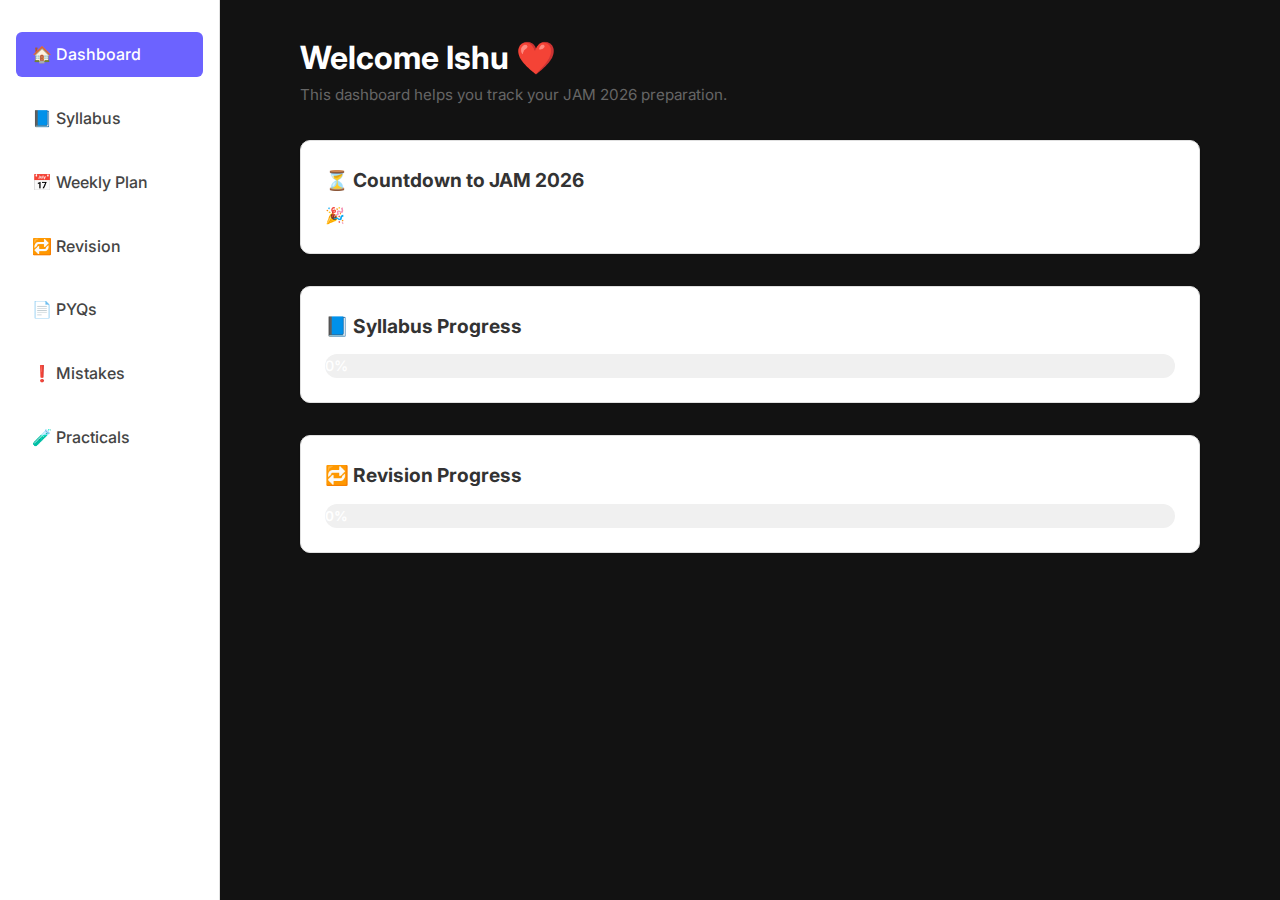
<file: index.html>
<!DOCTYPE html>
<html lang="en">
<head>
  <meta charset="UTF-8" />
  <meta name="viewport" content="width=device-width, initial-scale=1.0"/>
  <title>Dashboard – JAM 2026</title>
  <link rel="stylesheet" href="style.css" />
</head>
<body class="dark">

  <!-- Sidebar Navigation -->
  <nav class="sidebar">
    <ul>
      <li><a href="index.html" class="active">🏠 Dashboard</a></li>
      <li><a href="syllabus.html">📘 Syllabus</a></li>
      <li><a href="planner.html">📅 Weekly Plan</a></li>
      <li><a href="revision.html">🔁 Revision</a></li>
      <li><a href="pyq.html">📄 PYQs</a></li>
      <li><a href="mistakes.html">❗ Mistakes</a></li>
      <li><a href="practicals.html">🧪 Practicals</a></li>
    </ul>
  </nav>

  <!-- Main Content -->
  <div class="content">
    <div class="container">

      <!-- Welcome Header -->
      <h1>Welcome Ishu ❤️</h1>
      <p class="subtext">This dashboard helps you track your JAM 2026 preparation.</p>

      <!-- Countdown -->
      <div class="card">
        <h2>⏳ Countdown to JAM 2026</h2>
        <p id="countdown">Loading...</p>
      </div>

      <!-- Syllabus Progress -->
      <div class="card">
        <h2>📘 Syllabus Progress</h2>
        <div class="progress-container">
          <div id="syllabus-progress-bar" class="progress-bar">0%</div>
        </div>
      </div>

      <!-- Revision Progress -->
      <div class="card">
        <h2>🔁 Revision Progress</h2>
        <div class="progress-container">
          <div id="revision-progress-bar" class="progress-bar">0%</div>
        </div>
      </div>

    </div>
  </div>

  <script src="js/dashboard.js"></script>
</body>
</html>
</file>
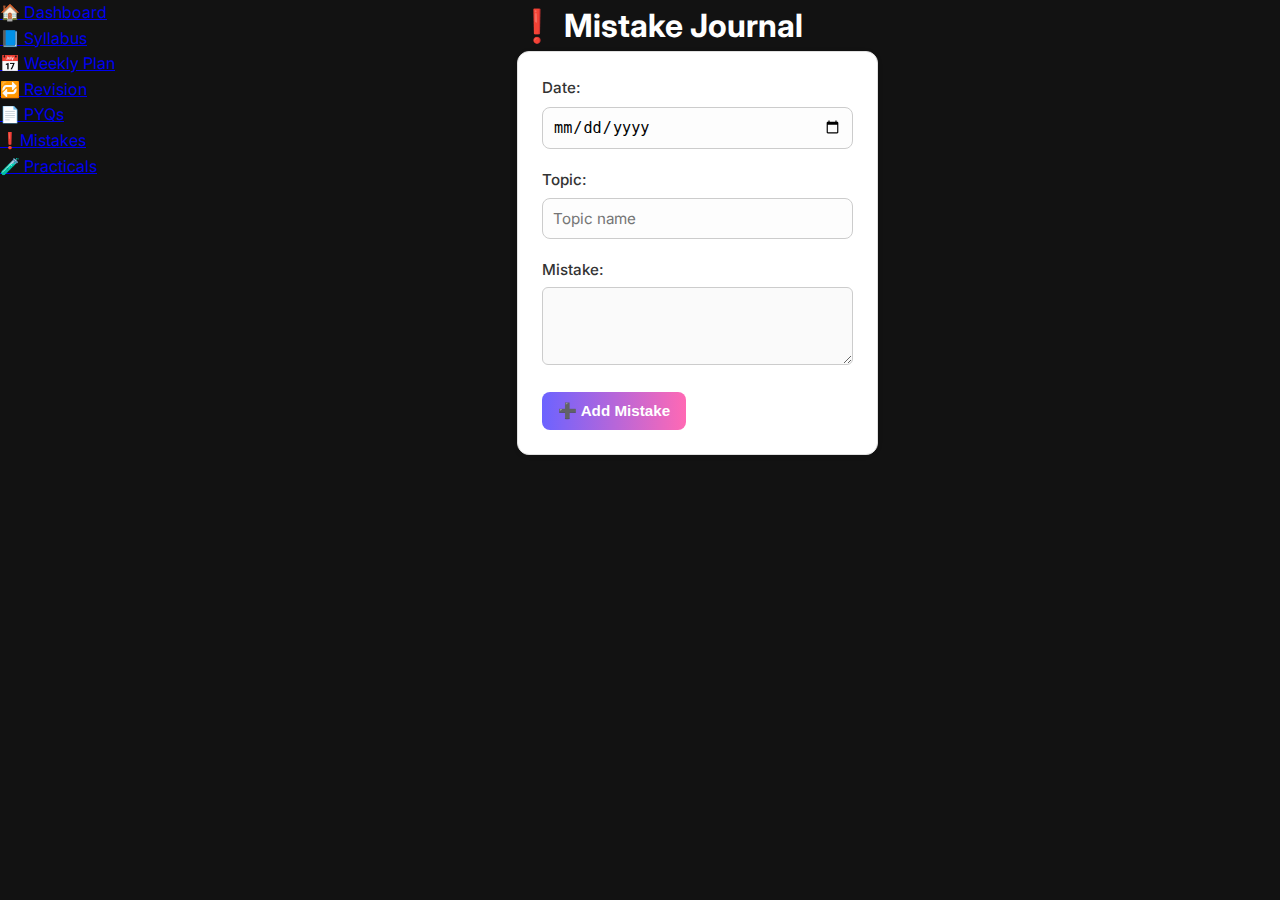
<file: mistakes.html>
<!DOCTYPE html>
<html lang="en">
<head>
  <meta charset="UTF-8" />
  <meta name="viewport" content="width=device-width, initial-scale=1.0"/>
  <title>Mistake Journal – JAM 2026</title>
  <link rel="stylesheet" href="style.css" />
</head>
<body>

  <!-- Navbar -->
  <nav class="navbar">
    <ul>
      <li><a href="index.html">🏠 Dashboard</a></li>
      <li><a href="syllabus.html">📘 Syllabus</a></li>
      <li><a href="planner.html">📅 Weekly Plan</a></li>
      <li><a href="revision.html">🔁 Revision</a></li>
      <li><a href="pyq.html">📄 PYQs</a></li>
      <li><a href="mistakes.html" class="active">❗Mistakes</a></li>
      <li><a href="practicals.html">🧪 Practicals</a></li>
    </ul>
  </nav>

  <main class="container">
    <h1>❗ Mistake Journal</h1>
    <form id="mistake-form" class="form-section">
      <label>Date: <input type="date" name="date" required></label>
      <label>Topic: <input type="text" name="topic" placeholder="Topic name" required></label>
      <label>Mistake: <textarea name="mistake" rows="3" required></textarea></label>
      <button type="submit">➕ Add Mistake</button>
    </form>

    <ul id="mistake-list" class="log-list"></ul>
  </main>

  <script src="js/mistakes.js"></script>
</body>
</html>
</file>
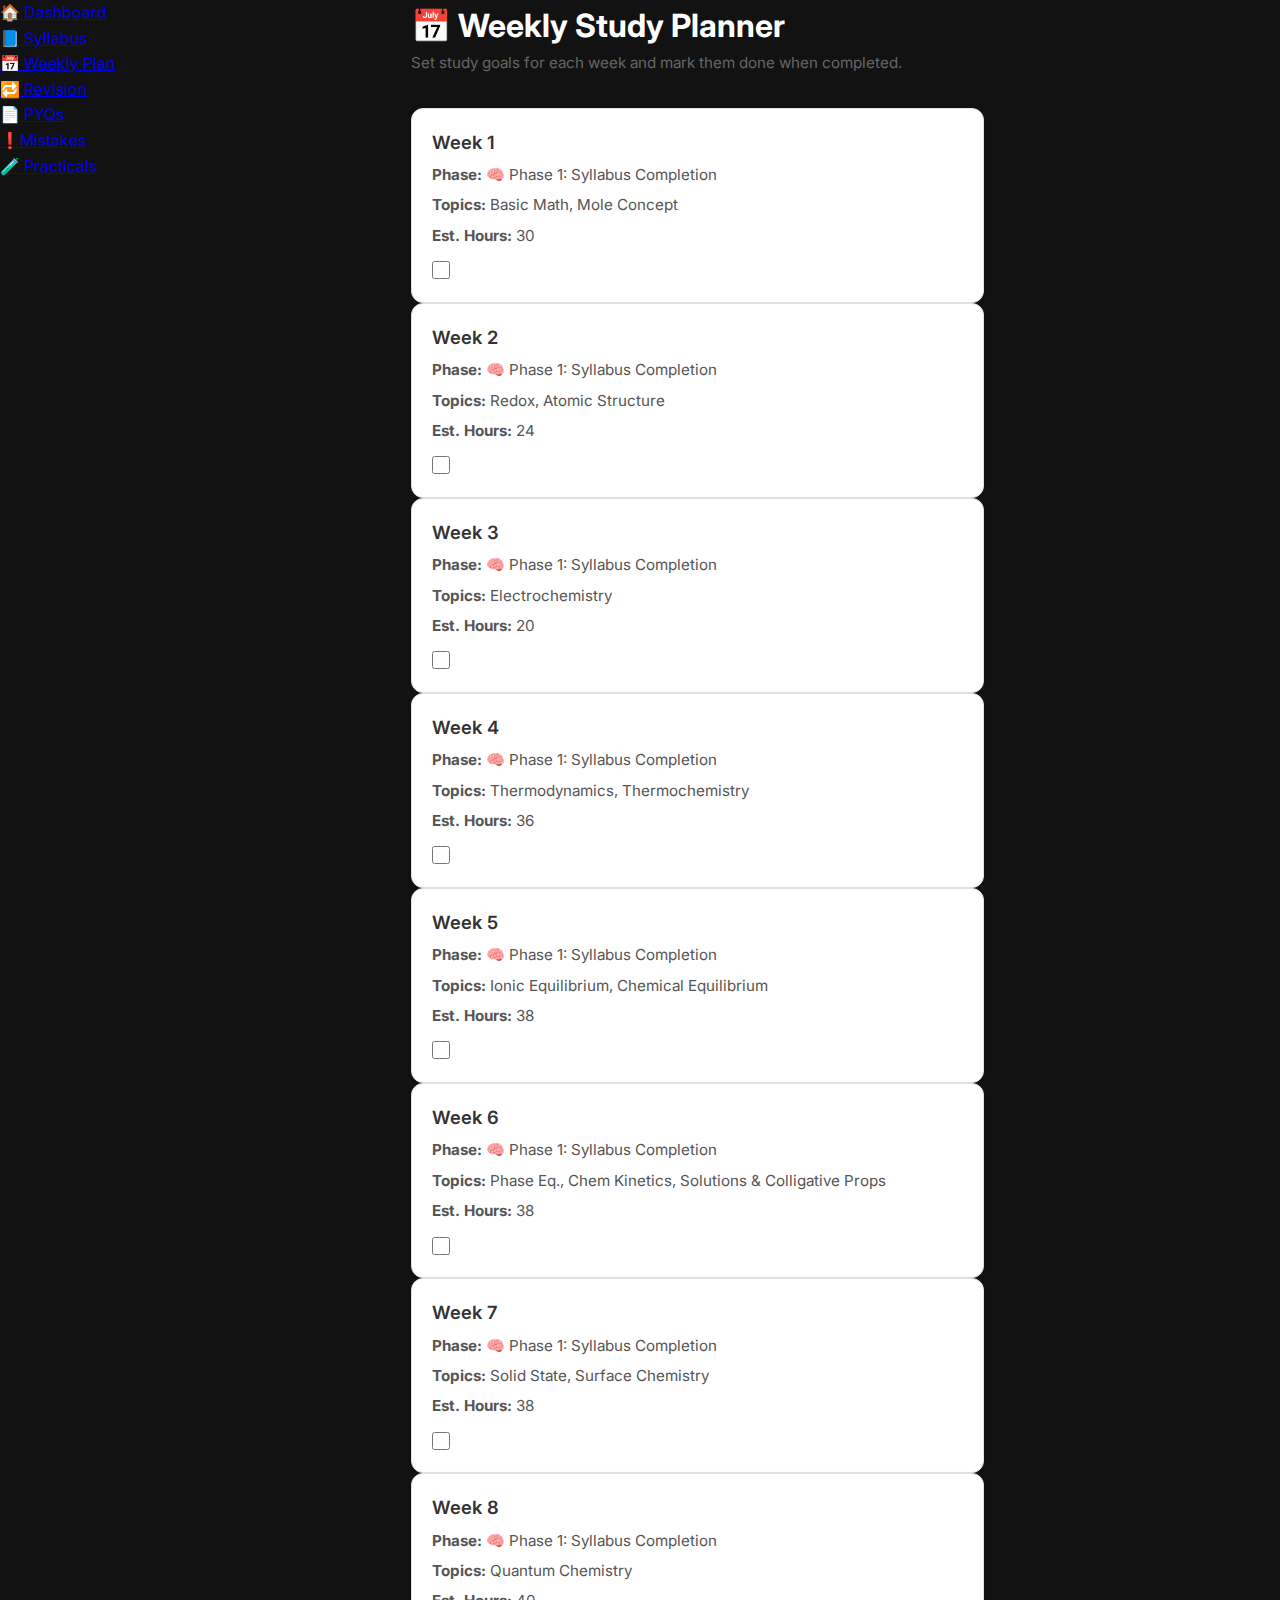
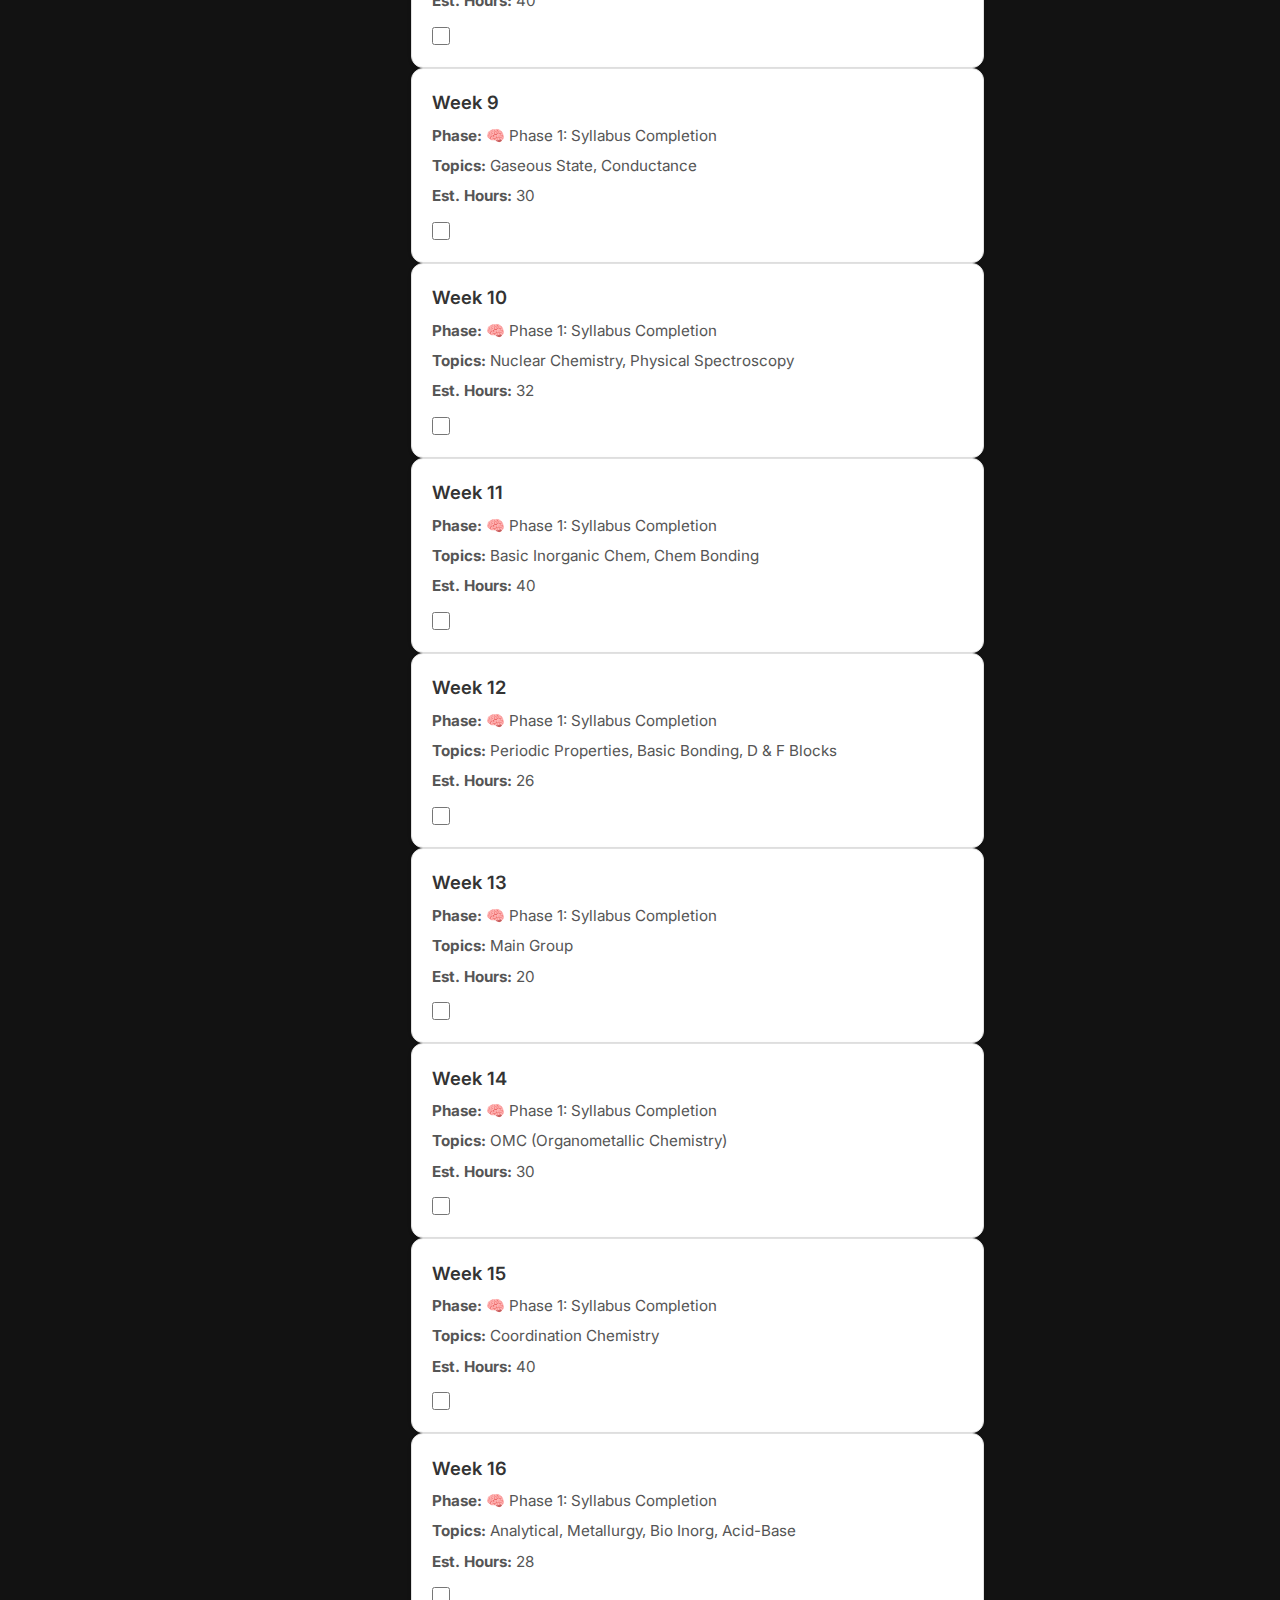
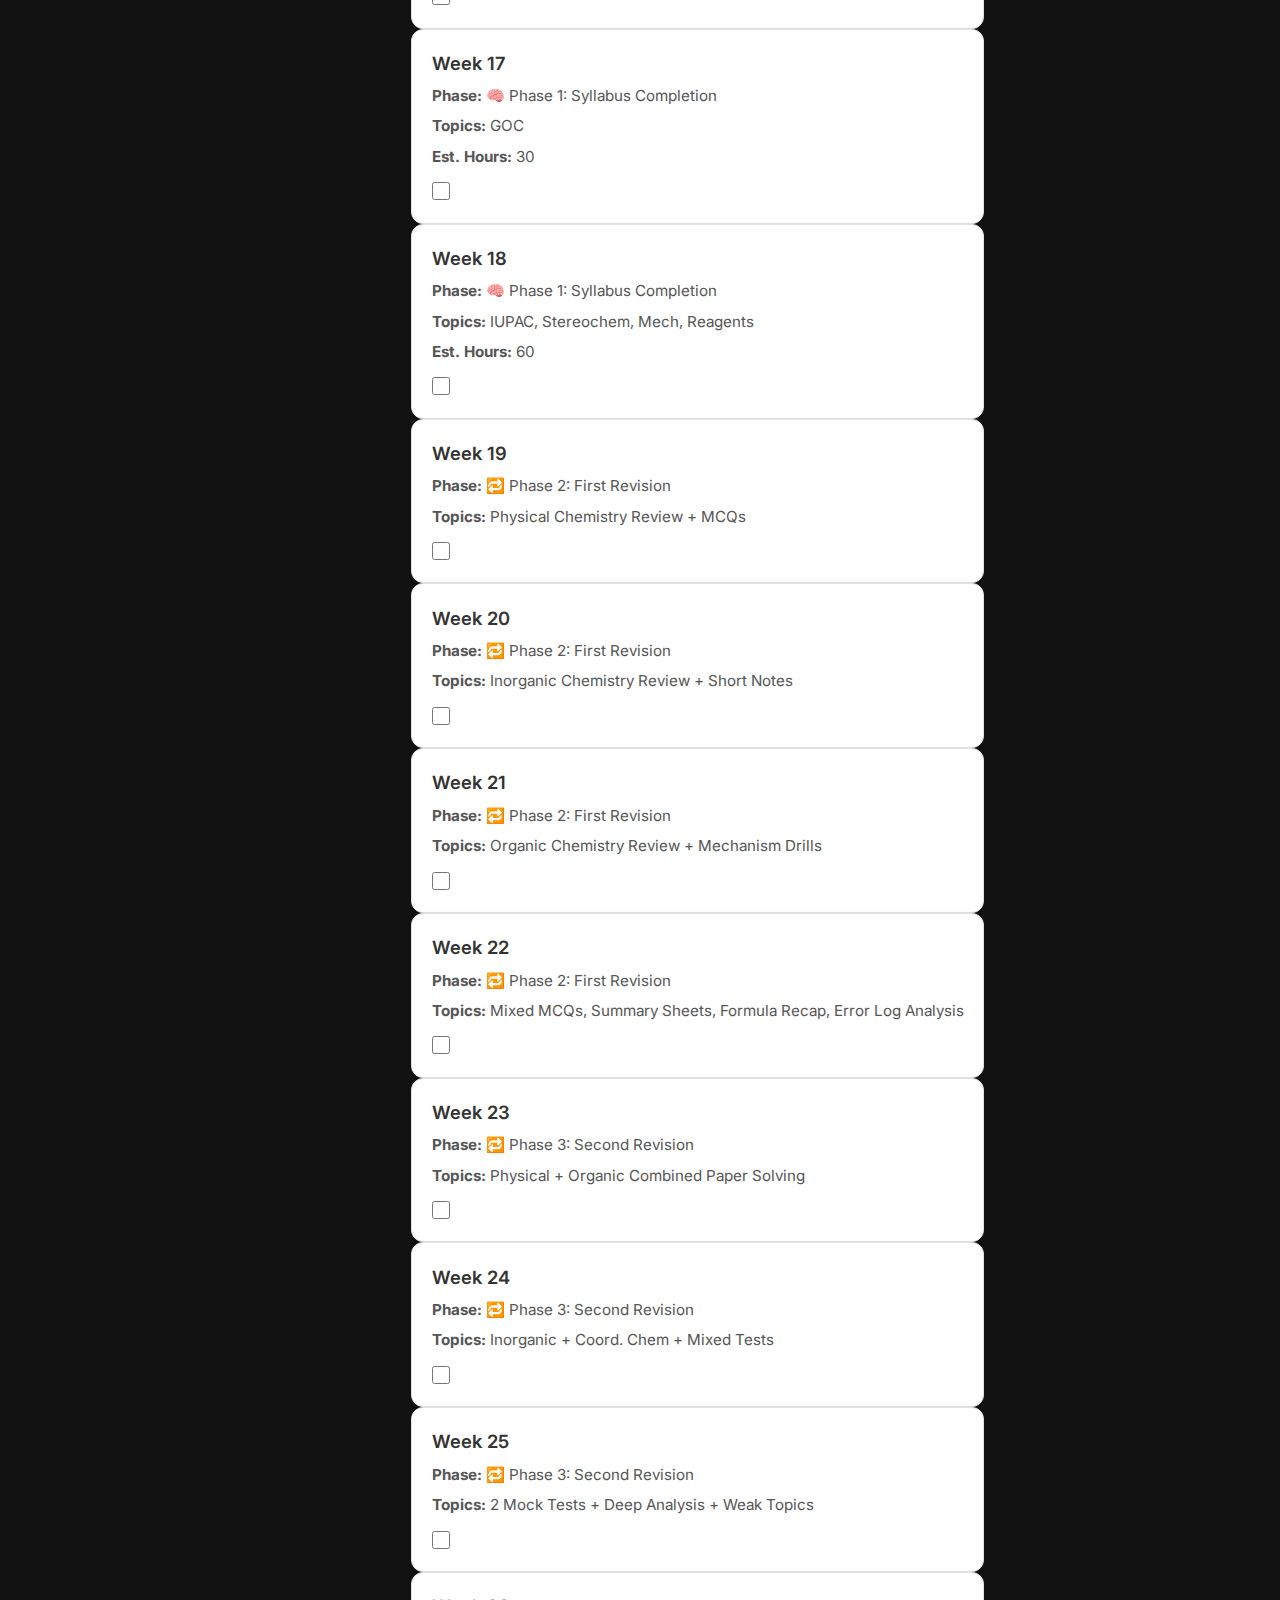
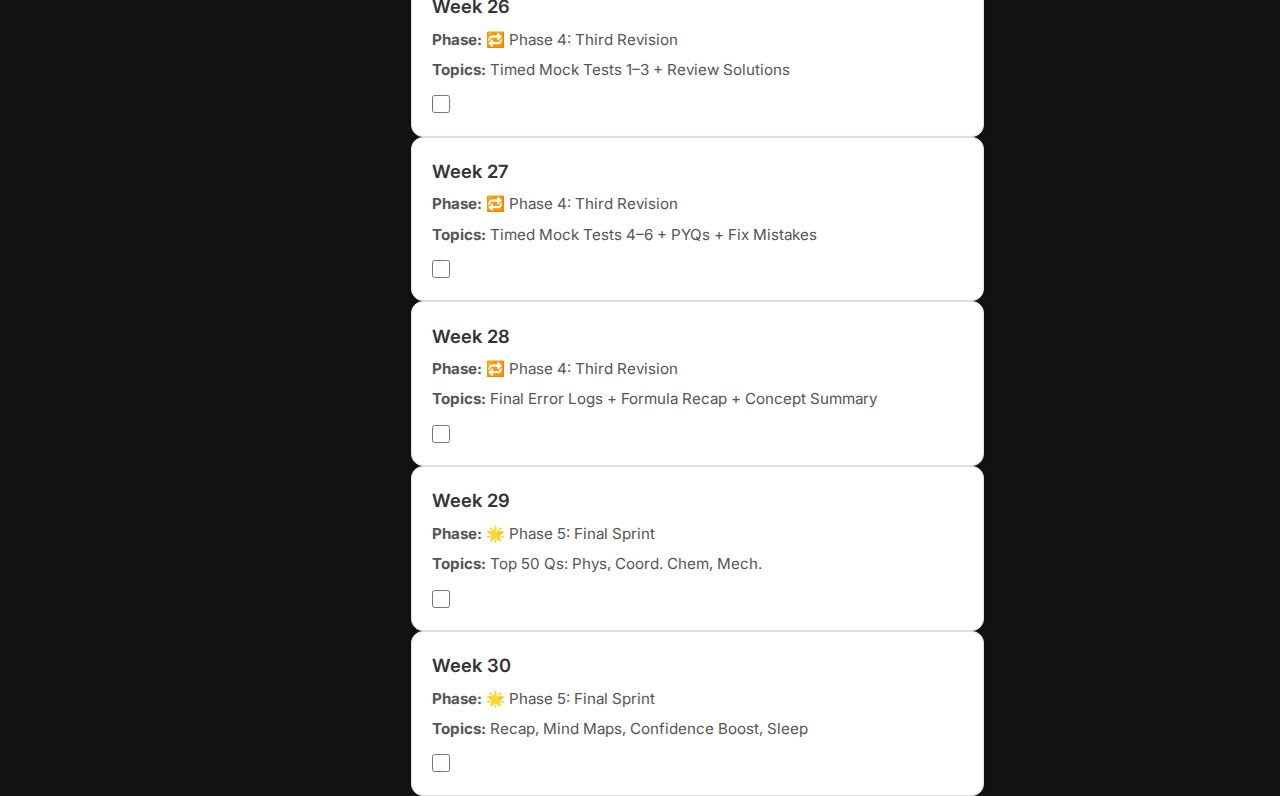
<file: planner.html>
<!DOCTYPE html>
<html lang="en">
<head>
  <meta charset="UTF-8" />
  <meta name="viewport" content="width=device-width, initial-scale=1.0"/>
  <title>Weekly Planner – JAM 2026</title>
  <link rel="stylesheet" href="style.css" />
</head>
<body>

  <!-- Navbar -->
  <nav class="navbar">
    <ul>
      <li><a href="index.html">🏠 Dashboard</a></li>
      <li><a href="syllabus.html">📘 Syllabus</a></li>
      <li><a href="planner.html" class="active">📅 Weekly Plan</a></li>
      <li><a href="revision.html">🔁 Revision</a></li>
      <li><a href="pyq.html">📄 PYQs</a></li>
      <li><a href="mistakes.html">❗Mistakes</a></li>
      <li><a href="practicals.html">🧪 Practicals</a></li>
    </ul>
  </nav>

  <!-- Page Content -->
  <main class="container">
    <h1>📅 Weekly Study Planner</h1>
    <p class="subtext">Set study goals for each week and mark them done when completed.</p>

    <div id="weekly-planner"></div>
  </main>

  <script src="js/planner.js"></script>
</body>
</html>
</file>
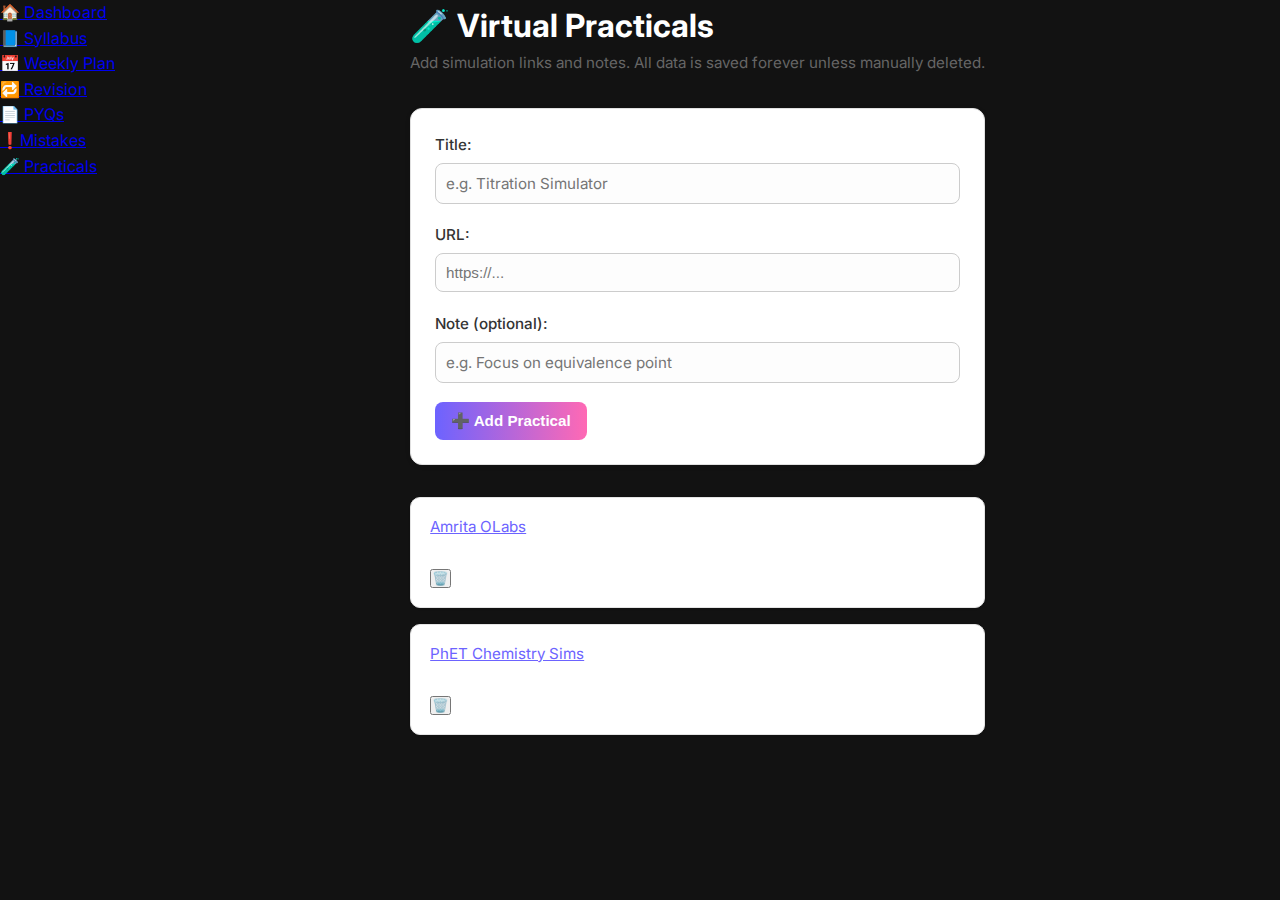
<file: practicals.html>
<!DOCTYPE html>
<html lang="en">
<head>
  <meta charset="UTF-8" />
  <meta name="viewport" content="width=device-width, initial-scale=1.0"/>
  <title>Virtual Practicals – JAM 2026</title>
  <link rel="stylesheet" href="style.css" />
</head>
<body>

  <!-- Navbar -->
  <nav class="navbar">
    <ul>
      <li><a href="index.html">🏠 Dashboard</a></li>
      <li><a href="syllabus.html">📘 Syllabus</a></li>
      <li><a href="planner.html">📅 Weekly Plan</a></li>
      <li><a href="revision.html">🔁 Revision</a></li>
      <li><a href="pyq.html">📄 PYQs</a></li>
      <li><a href="mistakes.html">❗Mistakes</a></li>
      <li><a href="practicals.html" class="active">🧪 Practicals</a></li>
    </ul>
  </nav>

  <!-- Main Content -->
  <main class="container">
    <h1>🧪 Virtual Practicals</h1>
    <p class="subtext">Add simulation links and notes. All data is saved forever unless manually deleted.</p>

    <!-- Form -->
    <form id="practical-form" class="form-section">
      <label>
        Title:
        <input type="text" name="title" placeholder="e.g. Titration Simulator" required />
      </label>
      <label>
        URL:
        <input type="url" name="url" placeholder="https://..." required />
      </label>
      <label>
        Note (optional):
        <input type="text" name="note" placeholder="e.g. Focus on equivalence point" />
      </label>
      <button type="submit">➕ Add Practical</button>
    </form>

    <!-- List of Practicals -->
    <ul id="practical-list" class="log-list"></ul>
  </main>

  <script src="js/practicals.js"></script>
</body>
</html>
</file>
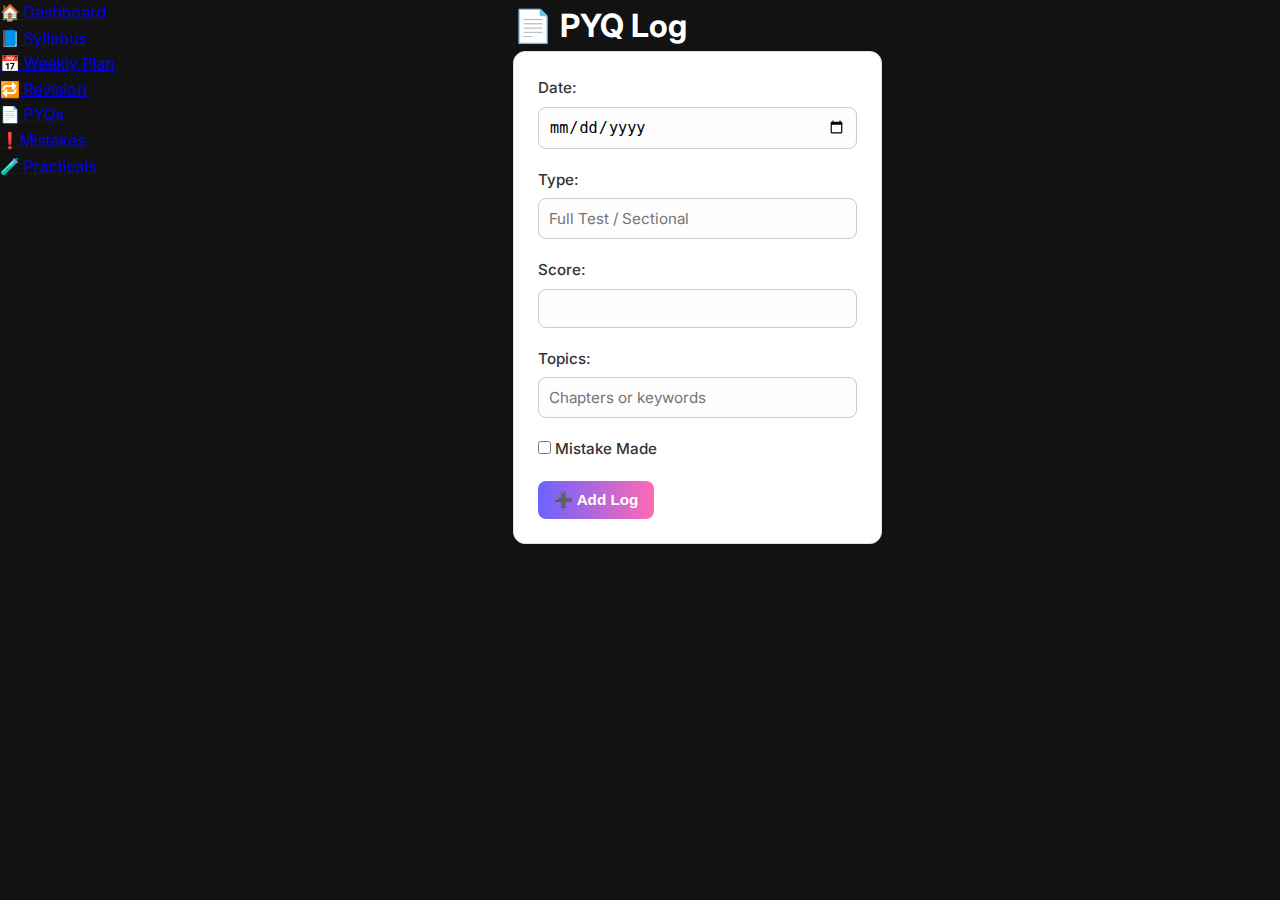
<file: pyq.html>
<!DOCTYPE html>
<html lang="en">
<head>
  <meta charset="UTF-8" />
  <meta name="viewport" content="width=device-width, initial-scale=1.0"/>
  <title>PYQ Log – JAM 2026</title>
  <link rel="stylesheet" href="style.css" />
</head>
<body>

  <!-- Navbar -->
  <nav class="navbar">
    <ul>
      <li><a href="index.html">🏠 Dashboard</a></li>
      <li><a href="syllabus.html">📘 Syllabus</a></li>
      <li><a href="planner.html">📅 Weekly Plan</a></li>
      <li><a href="revision.html">🔁 Revision</a></li>
      <li><a href="pyq.html" class="active">📄 PYQs</a></li>
      <li><a href="mistakes.html">❗Mistakes</a></li>
      <li><a href="practicals.html">🧪 Practicals</a></li>
    </ul>
  </nav>

  <main class="container">
    <h1>📄 PYQ Log</h1>
    <form id="pyq-form" class="form-section">
      <label>Date: <input type="date" name="date" required></label>
      <label>Type: <input type="text" name="type" placeholder="Full Test / Sectional" required></label>
      <label>Score: <input type="number" name="score" required></label>
      <label>Topics: <input type="text" name="topics" placeholder="Chapters or keywords" required></label>
      <label><input type="checkbox" name="mistake" /> Mistake Made</label>
      <button type="submit">➕ Add Log</button>
    </form>

    <ul id="pyq-log-list" class="log-list"></ul>
  </main>

  <script src="js/pyq.js"></script>
</body>
</html>
</file>
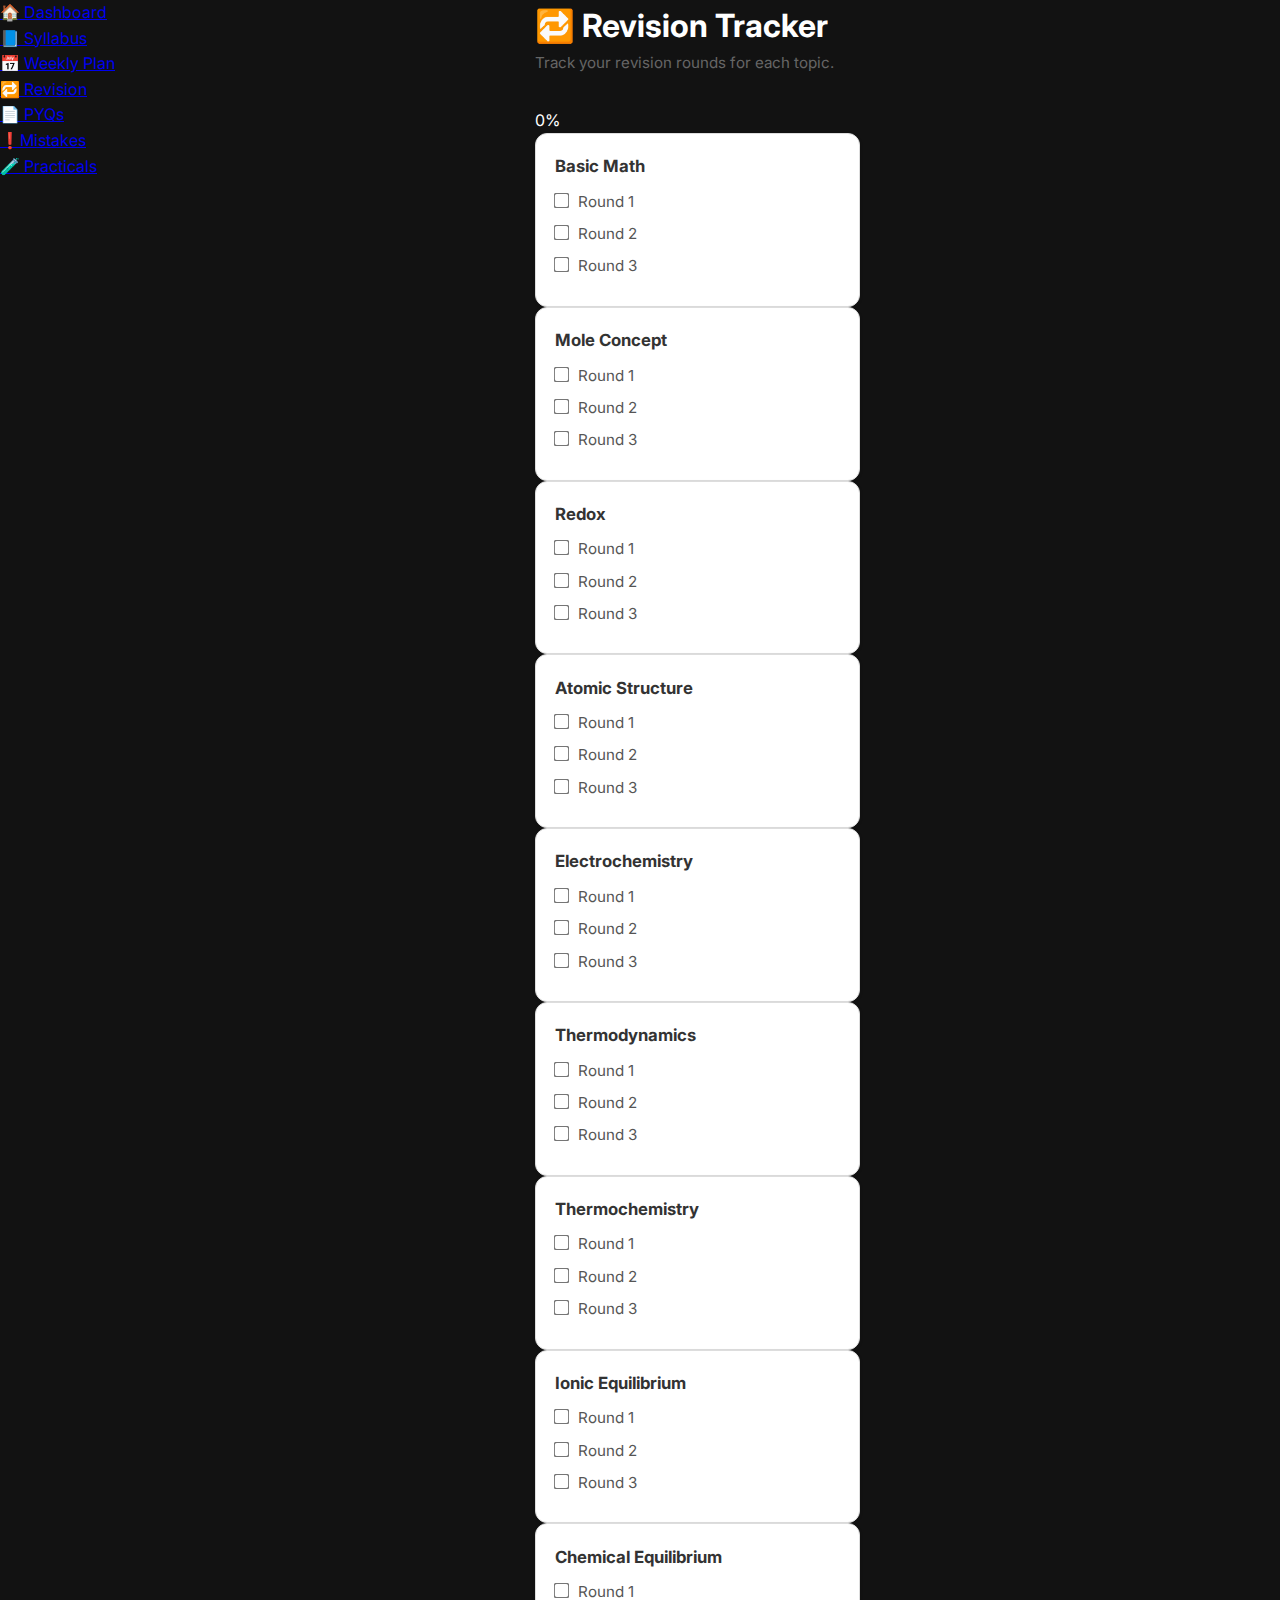
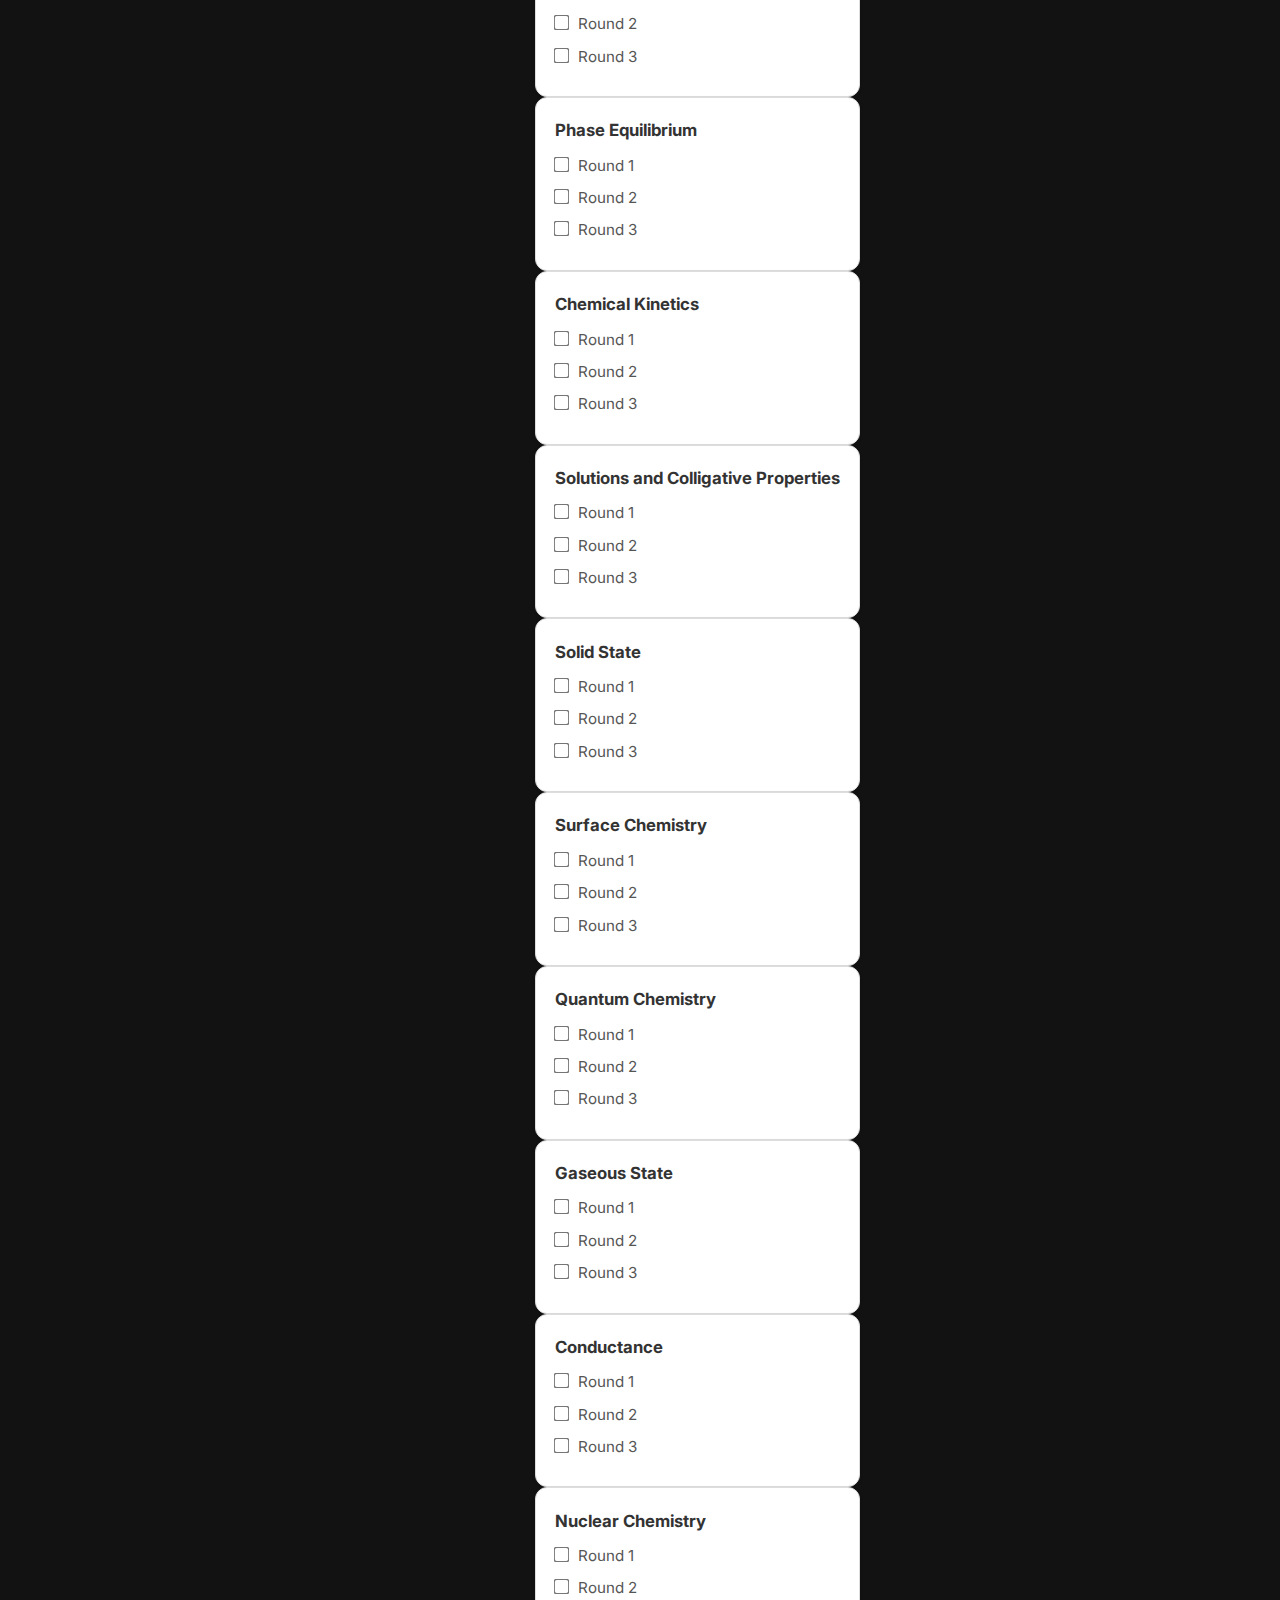
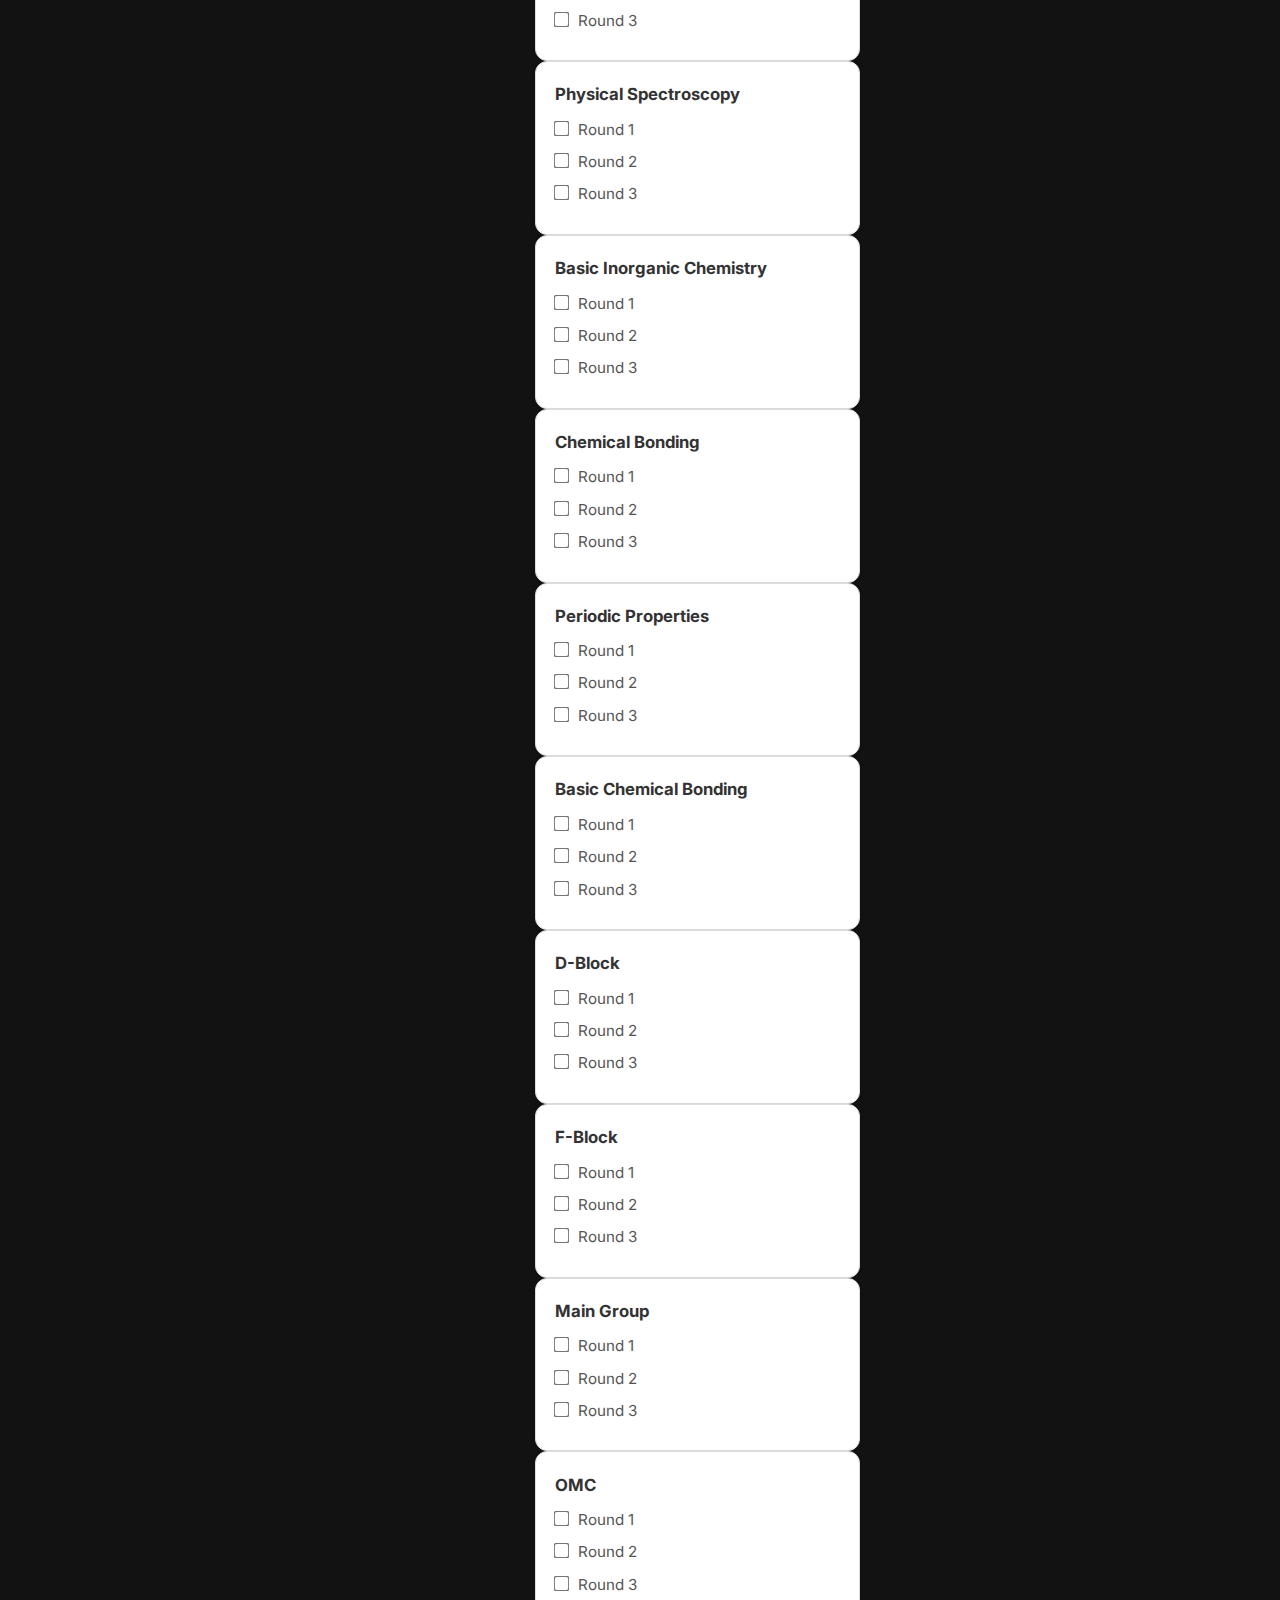
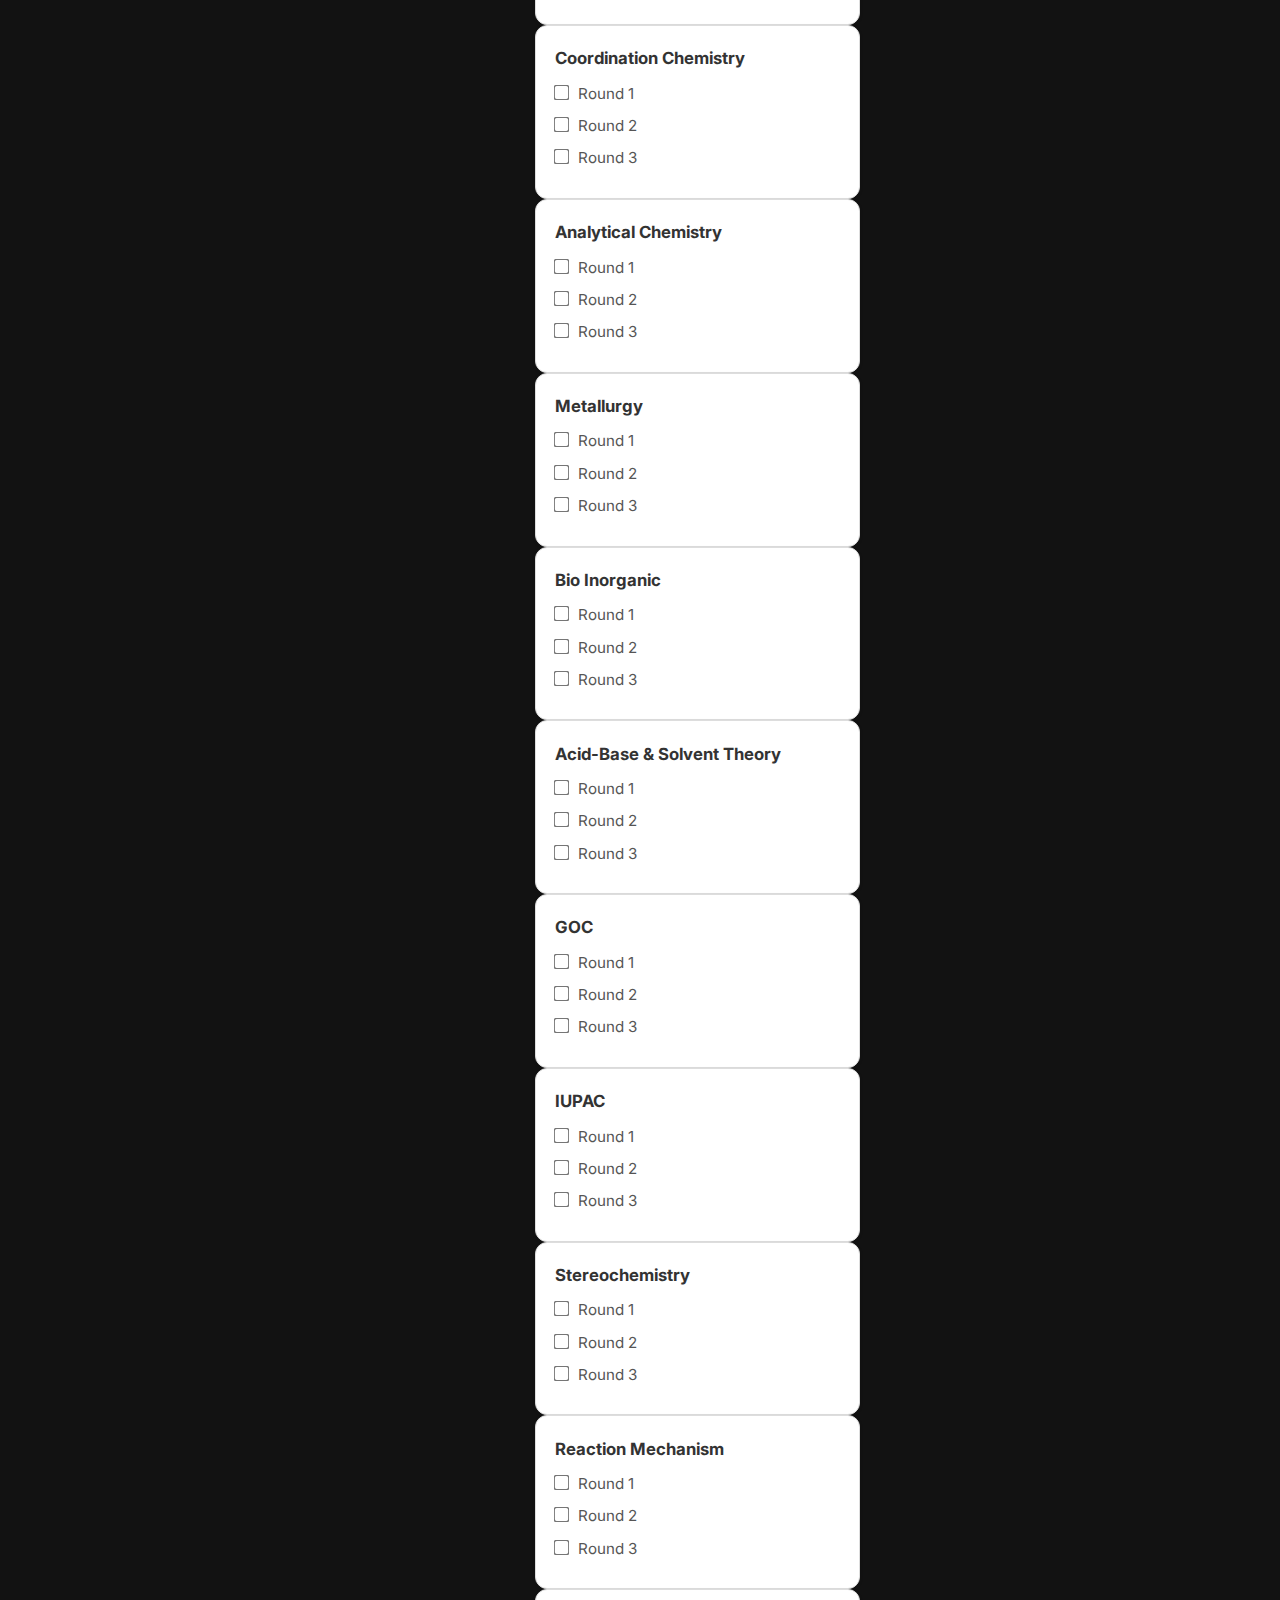
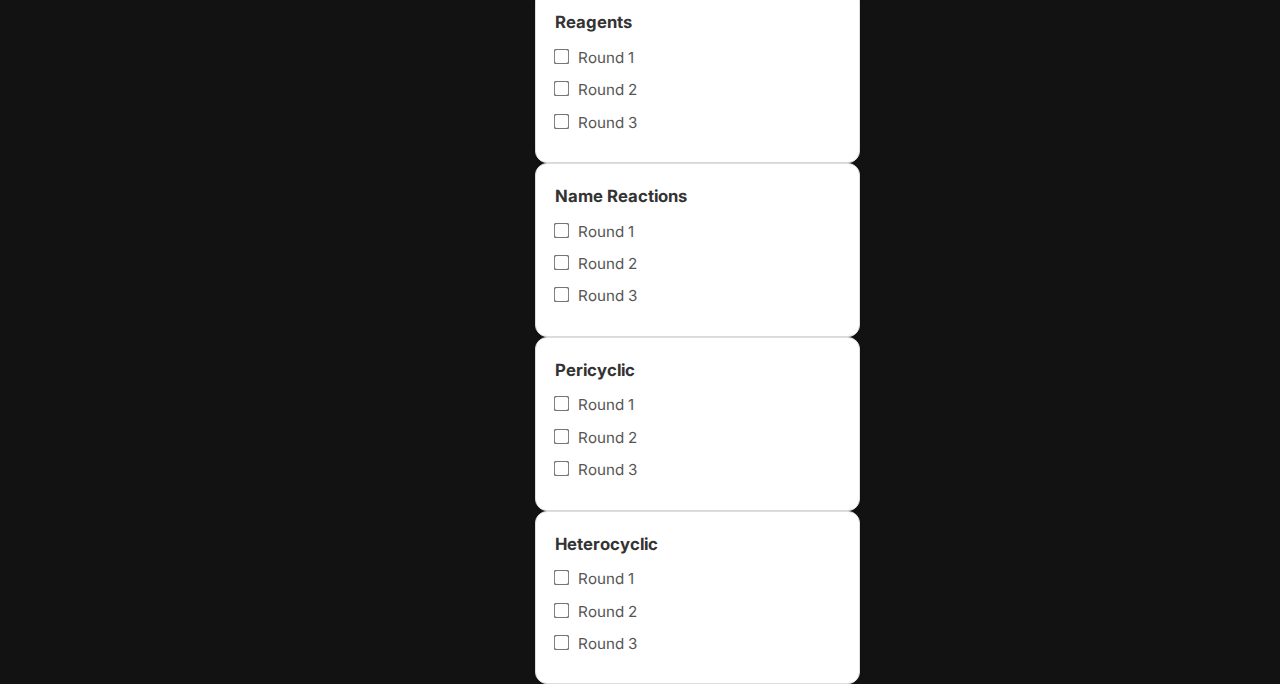
<file: revision.htm>
<!DOCTYPE html>
<html lang="en">
<head>
  <meta charset="UTF-8" />
  <meta name="viewport" content="width=device-width, initial-scale=1.0"/>
  <title>Revision Tracker – JAM 2026</title>
  <link rel="stylesheet" href="style.css" />
</head>
<body>

  <!-- Navbar -->
  <nav class="navbar">
    <ul>
      <li><a href="index.html">🏠 Dashboard</a></li>
      <li><a href="syllabus.html">📘 Syllabus</a></li>
      <li><a href="planner.html">📅 Weekly Plan</a></li>
      <li><a href="revision.html" class="active">🔁 Revision</a></li>
      <li><a href="pyq.html">📄 PYQs</a></li>
      <li><a href="mistakes.html">❗Mistakes</a></li>
      <li><a href="practicals.html">🧪 Practicals</a></li>
    </ul>
  </nav>

  <!-- Page Content -->
  <main class="container">
    <h1>🔁 Revision Tracker</h1>
    <p class="subtext">Track your revision rounds for each topic.</p>

    <div id="revision-progress-container">
      <div id="revision-progress-bar"></div>
    </div>

    <div id="revision-tracker"></div>
  </main>

  <script src="js/revision.js"></script>
</body>
</html>
</file>
<file: style.css>
/* Import Inter or Poppins if needed */
@import url('https://fonts.googleapis.com/css2?family=Inter:wght@400;500;600;700&display=swap');

* {
  margin: 0;
  padding: 0;
  box-sizing: border-box;
}

body {
  font-family: 'Inter', sans-serif;
  background-color: #fafafa;
  color: #2b2b2b;
  line-height: 1.6;
  display: flex;
  min-height: 100vh;
}

/* --- Sidebar --- */
.sidebar {
  width: 220px;
  background-color: #ffffff;
  border-right: 1px solid #e0e0e0;
  padding: 2rem 1rem;
  position: sticky;
  top: 0;
  height: 100vh;
}

.sidebar ul {
  list-style: none;
}

.sidebar li {
  margin-bottom: 1.2rem;
}

.sidebar a {
  text-decoration: none;
  color: #444;
  font-weight: 500;
  display: block;
  padding: 0.6rem 1rem;
  border-radius: 6px;
  transition: all 0.2s ease;
}

.sidebar a:hover {
  background-color: #f2f2f2;
}

.sidebar a.active {
  background-color: #6c63ff;
  color: white;
}

/* --- Main Content Area --- */
.content {
  flex: 1;
  padding: 2rem 3rem;
  overflow-y: auto;
}

.container {
  max-width: 900px;
  margin: 0 auto;
}

/* Subtext */
.subtext {
  color: #666;
  margin-bottom: 2rem;
  font-size: 0.95rem;
}

/* --- Cards --- */
.card {
  background-color: white;
  border: 1px solid #e0e0e0;
  border-radius: 10px;
  padding: 1.5rem;
  margin-bottom: 2rem;
  box-shadow: 0 1px 3px rgba(0,0,0,0.05);
  transition: box-shadow 0.2s ease;
}

.card:hover {
  box-shadow: 0 4px 12px rgba(0,0,0,0.08);
}

.card h2 {
  font-size: 1.2rem;
  color: #333;
  margin-bottom: 0.5rem;
}

/* --- Progress Bar --- */
.progress-container {
  width: 100%;
  background-color: #f0f0f0;
  height: 24px;
  border-radius: 30px;
  overflow: hidden;
  margin-top: 0.8rem;
}

.progress-bar {
  background: linear-gradient(90deg, #6c63ff, #ff69b4);
  height: 100%;
  width: 0%;
  color: white;
  text-align: center;
  font-weight: 600;
  line-height: 24px;
  font-size: 0.85rem;
  transition: width 0.3s ease-in-out;
}

/* Responsive tweaks */
@media screen and (max-width: 768px) {
  body {
    flex-direction: column;
  }

  .sidebar {
    width: 100%;
    height: auto;
    border-right: none;
    border-bottom: 1px solid #e0e0e0;
  }

  .content {
    padding: 1.5rem;
  }

  .container {
    max-width: 100%;
  }
}
/* --- Calendar Section --- */
#calendar {
  background-color: white;
  padding: 1rem;
  border-radius: 12px;
  box-shadow: 0 1px 4px rgba(0,0,0,0.05);
  border: 1px solid #e0e0e0;
}

/* --- Mistake Form --- */
.form-section {
  background-color: white;
  border: 1px solid #e0e0e0;
  border-radius: 10px;
  padding: 1.5rem;
  margin-bottom: 2rem;
  box-shadow: 0 1px 4px rgba(0,0,0,0.05);
}

.form-section p {
  margin-bottom: 1rem;
  font-size: 0.95rem;
}

.form-section label {
  display: block;
  margin-bottom: 1rem;
  font-weight: 500;
  color: #333;
}

.form-section input[type="text"],
.form-section textarea {
  width: 100%;
  padding: 0.6rem 0.8rem;
  margin-top: 0.3rem;
  border: 1px solid #ccc;
  border-radius: 6px;
  background-color: #fafafa;
  font-family: 'Inter', sans-serif;
  font-size: 0.95rem;
}

.form-section textarea {
  resize: vertical;
}

.form-section button {
  background-color: #6c63ff;
  color: white;
  border: none;
  padding: 0.7rem 1.2rem;
  border-radius: 6px;
  font-size: 0.95rem;
  font-weight: 500;
  cursor: pointer;
  transition: background 0.2s ease;
}

.form-section button:hover {
  background-color: #574bdf;
}

/* --- Mistake List --- */
.log-list {
  list-style: none;
  padding: 0;
}

.log-list li {
  background-color: white;
  border: 1px solid #e0e0e0;
  border-left: 4px solid #ff6961;
  border-radius: 8px;
  padding: 1rem;
  margin-bottom: 1rem;
  box-shadow: 0 1px 4px rgba(0,0,0,0.04);
}

.log-list li strong {
  display: block;
  margin-bottom: 0.4rem;
  color: #222;
  font-weight: 600;
}

.log-list li span {
  display: block;
  color: #555;
  font-size: 0.95rem;
}
/* --- Weekly Planner Page --- */
.planner-progress-container {
  width: 100%;
  background: #f0f0f0;
  border-radius: 40px;
  overflow: hidden;
  height: 22px;
  margin: 1.5rem 0 2rem;
  border: 1px solid #ddd;
}

.planner-progress-bar {
  height: 100%;
  background: linear-gradient(to right, #6c63ff, #ff69b4);
  color: #fff;
  font-weight: bold;
  font-size: 0.9rem;
  line-height: 22px;
  text-align: center;
  transition: width 0.3s ease;
}

/* Grid layout */
.week-grid {
  display: grid;
  grid-template-columns: repeat(auto-fit, minmax(280px, 1fr));
  gap: 1.2rem;
}

/* Each week card */
.week-card {
  background: #fff;
  padding: 1.2rem;
  border-radius: 12px;
  border: 1px solid #e1e1e1;
  box-shadow: 0 1px 5px rgba(0,0,0,0.05);
  transition: transform 0.2s ease;
}

.week-card:hover {
  transform: translateY(-2px);
  box-shadow: 0 2px 12px rgba(0,0,0,0.06);
}

.week-card h3 {
  margin: 0;
  font-size: 1.15rem;
  color: #333;
  font-weight: 600;
}

.week-card p {
  margin: 6px 0;
  font-size: 0.95rem;
  color: #555;
}

.week-card label {
  display: flex;
  align-items: center;
  gap: 10px;
  margin-top: 10px;
  font-size: 0.95rem;
  font-weight: 500;
}

.week-card input[type="checkbox"] {
  width: 18px;
  height: 18px;
  accent-color: #6c63ff;
  cursor: pointer;
}
/* --- Practicals Page --- */
.form-section {
  background: #fff;
  border-radius: 12px;
  padding: 1.5rem;
  box-shadow: 0 1px 5px rgba(0,0,0,0.05);
  border: 1px solid #e0e0e0;
  margin-bottom: 2rem;
}

.form-section label {
  display: block;
  margin-bottom: 1rem;
  font-size: 0.95rem;
  color: #333;
}

.form-section input[type="text"],
.form-section input[type="url"] {
  width: 100%;
  padding: 10px;
  margin-top: 6px;
  border: 1px solid #ccc;
  border-radius: 8px;
  font-size: 0.95rem;
  background: #fdfdfd;
  transition: border-color 0.2s;
}

.form-section input:focus {
  outline: none;
  border-color: #6c63ff;
}

.form-section button {
  padding: 10px 16px;
  border: none;
  background: linear-gradient(to right, #6c63ff, #ff69b4);
  color: white;
  font-weight: bold;
  border-radius: 8px;
  cursor: pointer;
  transition: background 0.2s;
}

.form-section button:hover {
  background: linear-gradient(to right, #5a52d4, #f55fa9);
}

/* Practical Log List */
.log-list {
  list-style: none;
  padding: 0;
  margin: 0;
}

.log-list li {
  background: #fff;
  padding: 1rem 1.2rem;
  margin-bottom: 1rem;
  border-radius: 10px;
  border: 1px solid #e4e4e4;
  box-shadow: 0 1px 3px rgba(0,0,0,0.04);
  position: relative;
}

.log-list li strong {
  color: #222;
  font-weight: 600;
  display: block;
  margin-bottom: 0.3rem;
}

.log-list li a {
  color: #6c63ff;
  word-break: break-word;
  text-decoration: underline;
  font-size: 0.95rem;
}

.log-list li p {
  margin: 6px 0 0;
  font-size: 0.9rem;
  color: #555;
}
/* --- PYQ Page --- */
.form-section {
  background: #fff;
  border-radius: 12px;
  padding: 1.5rem;
  box-shadow: 0 1px 6px rgba(0,0,0,0.05);
  border: 1px solid #e0e0e0;
  margin-bottom: 2rem;
}

.form-section label {
  display: block;
  margin-bottom: 1.2rem;
  font-size: 0.95rem;
  color: #333;
}

.form-section input[type="text"],
.form-section input[type="number"],
.form-section input[type="date"] {
  width: 100%;
  padding: 10px;
  margin-top: 6px;
  border: 1px solid #ccc;
  border-radius: 8px;
  font-size: 0.95rem;
  background: #fdfdfd;
  transition: border-color 0.2s;
}

.form-section input:focus {
  outline: none;
  border-color: #6c63ff;
}

.checkbox-label {
  display: flex;
  align-items: center;
  gap: 8px;
  font-size: 0.95rem;
  margin-top: -6px;
  margin-bottom: 1rem;
}

.form-section button {
  padding: 10px 16px;
  border: none;
  background: linear-gradient(to right, #6c63ff, #ff69b4);
  color: white;
  font-weight: bold;
  border-radius: 8px;
  cursor: pointer;
  transition: background 0.2s;
}

.form-section button:hover {
  background: linear-gradient(to right, #5a52d4, #f55fa9);
}

/* PYQ Log List */
.log-list {
  list-style: none;
  padding: 0;
  margin: 0;
}

.log-list li {
  background: #fff;
  padding: 1rem 1.2rem;
  margin-bottom: 1rem;
  border-radius: 10px;
  border: 1px solid #e4e4e4;
  box-shadow: 0 1px 3px rgba(0,0,0,0.04);
}

.log-list li strong {
  color: #222;
  font-weight: 600;
  display: block;
  margin-bottom: 0.3rem;
}

.log-list li span {
  display: block;
  margin-top: 4px;
  font-size: 0.9rem;
  color: #555;
}
/* --- Revision Tracker Styles --- */
.revision-progress-container {
  background: #eee;
  height: 24px;
  border-radius: 999px;
  overflow: hidden;
  margin: 1.5rem 0 2rem 0;
  box-shadow: inset 0 1px 2px rgba(0,0,0,0.06);
  border: 1px solid #e0e0e0;
}

.revision-progress-bar {
  height: 100%;
  background: linear-gradient(90deg, #6c63ff, #ff69b4);
  color: white;
  font-weight: 600;
  text-align: center;
  line-height: 24px;
  transition: width 0.4s ease;
  border-radius: 999px;
}

/* Grid of topics */
.revision-grid {
  display: grid;
  gap: 1.2rem;
  grid-template-columns: repeat(auto-fit, minmax(250px, 1fr));
}

/* Each topic card */
.revision-card {
  background: #fff;
  border: 1px solid #ddd;
  border-radius: 12px;
  padding: 1.2rem;
  box-shadow: 0 1px 4px rgba(0,0,0,0.05);
  transition: transform 0.2s ease;
}

.revision-card:hover {
  transform: translateY(-2px);
}

.revision-card h3 {
  font-size: 1.05rem;
  margin-bottom: 0.6rem;
  color: #333;
}

.revision-card label {
  display: block;
  margin-bottom: 0.5rem;
  font-size: 0.95rem;
  color: #555;
}

.revision-card input[type="checkbox"] {
  margin-right: 6px;
  transform: scale(1.2);
}
/* ========== Syllabus Tracker Styles ========== */

#syllabus-progress-container {
  background-color: #e2e8f0;
  border-radius: 8px;
  overflow: hidden;
  margin: 20px 0;
  height: 24px;
  box-shadow: inset 0 0 4px rgba(0, 0, 0, 0.05);
}

#syllabus-progress-bar {
  background: linear-gradient(90deg, #7f5af0, #d66efd);
  height: 100%;
  color: white;
  text-align: center;
  font-size: 0.9rem;
  font-weight: 500;
  line-height: 24px;
  border-radius: 8px 0 0 8px;
  transition: width 0.3s ease;
}

/* ========== Syllabus List Grid ========== */

#syllabus-list {
  display: flex;
  flex-direction: column;
  gap: 20px;
}

/* Section Headers */

.syllabus-section {
  background-color: #f8fafc;
  border-left: 4px solid #7f5af0;
  padding: 12px 16px;
  border-radius: 8px;
  font-size: 1.1rem;
  font-weight: 600;
  color: #333;
  margin-top: 30px;
  box-shadow: 0 1px 3px rgba(0, 0, 0, 0.05);
}

/* Individual Topic Cards */

.syllabus-topic {
  display: flex;
  align-items: center;
  gap: 10px;
  padding: 10px 16px;
  background-color: white;
  border: 1px solid #e2e8f0;
  border-radius: 6px;
  font-size: 1rem;
  font-weight: 500;
  transition: background 0.2s ease;
  box-shadow: 0 0 0 1px transparent;
}

.syllabus-topic:hover {
  background-color: #f9fafb;
  box-shadow: 0 0 0 1px #dcdcdc;
}

.syllabus-topic input[type="checkbox"] {
  transform: scale(1.2);
  accent-color: #7f5af0;
}
:root {
  --bg: #121212;
  --card-bg: #1e1e1e;
  --text: #ffffff;
  --muted: #cccccc;
  --accent: linear-gradient(to right, #a18cd1, #fbc2eb); /* pink-purple */
  --accent-solid: #e67cb3;
}

body {
  background-color: var(--bg);
  color: var(--text);
}
</file>
